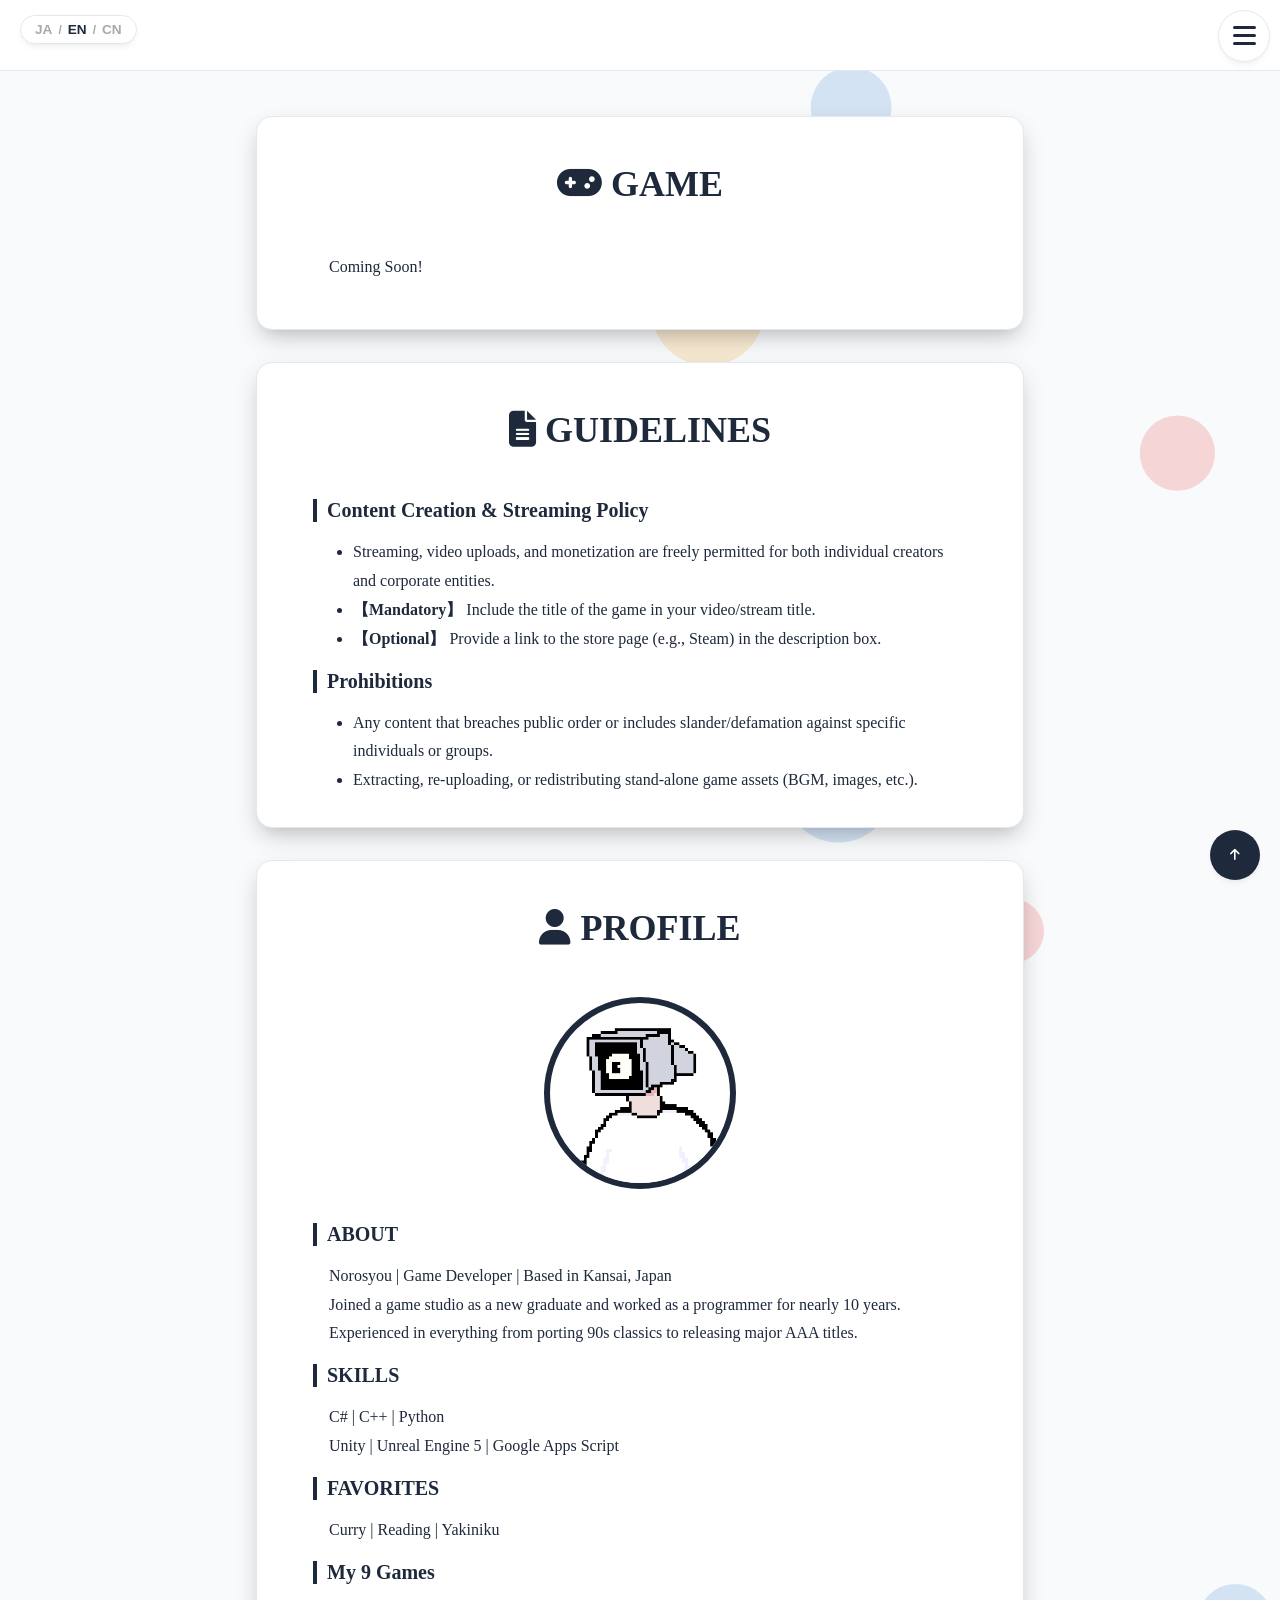
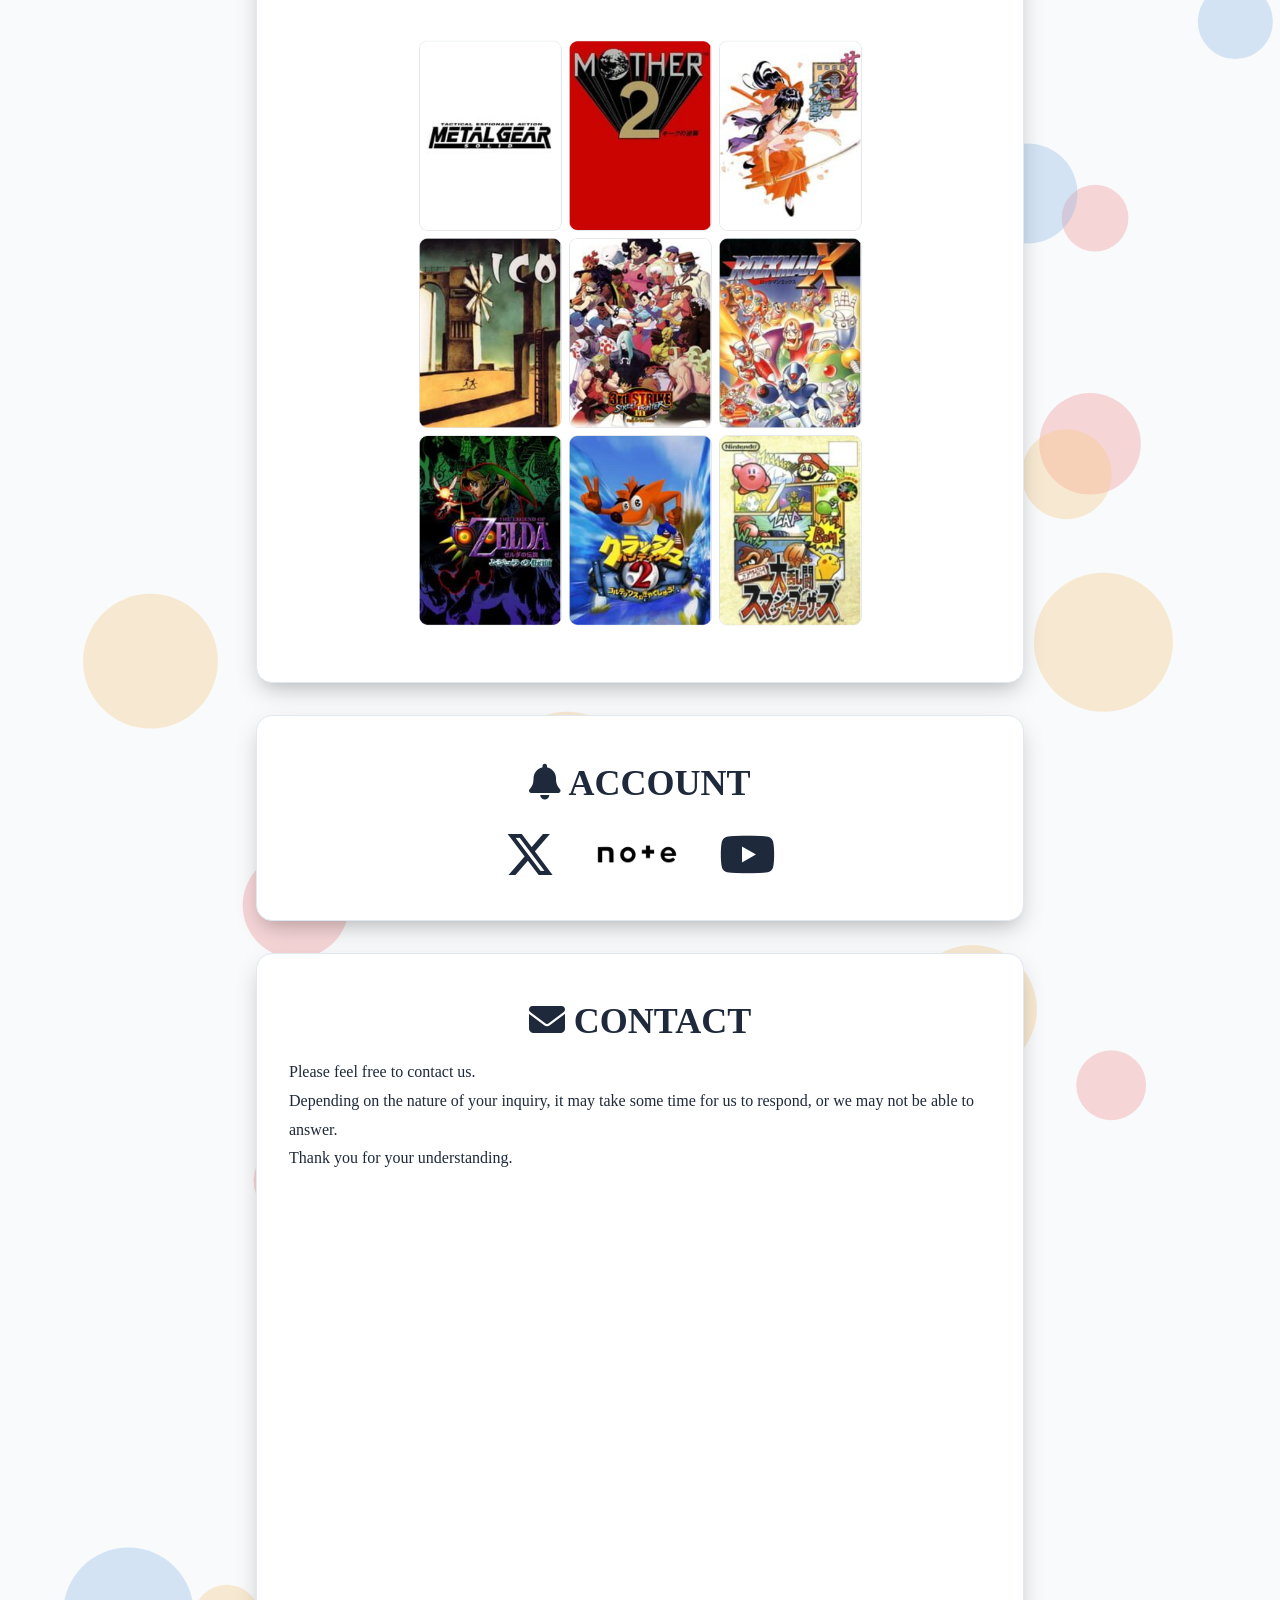
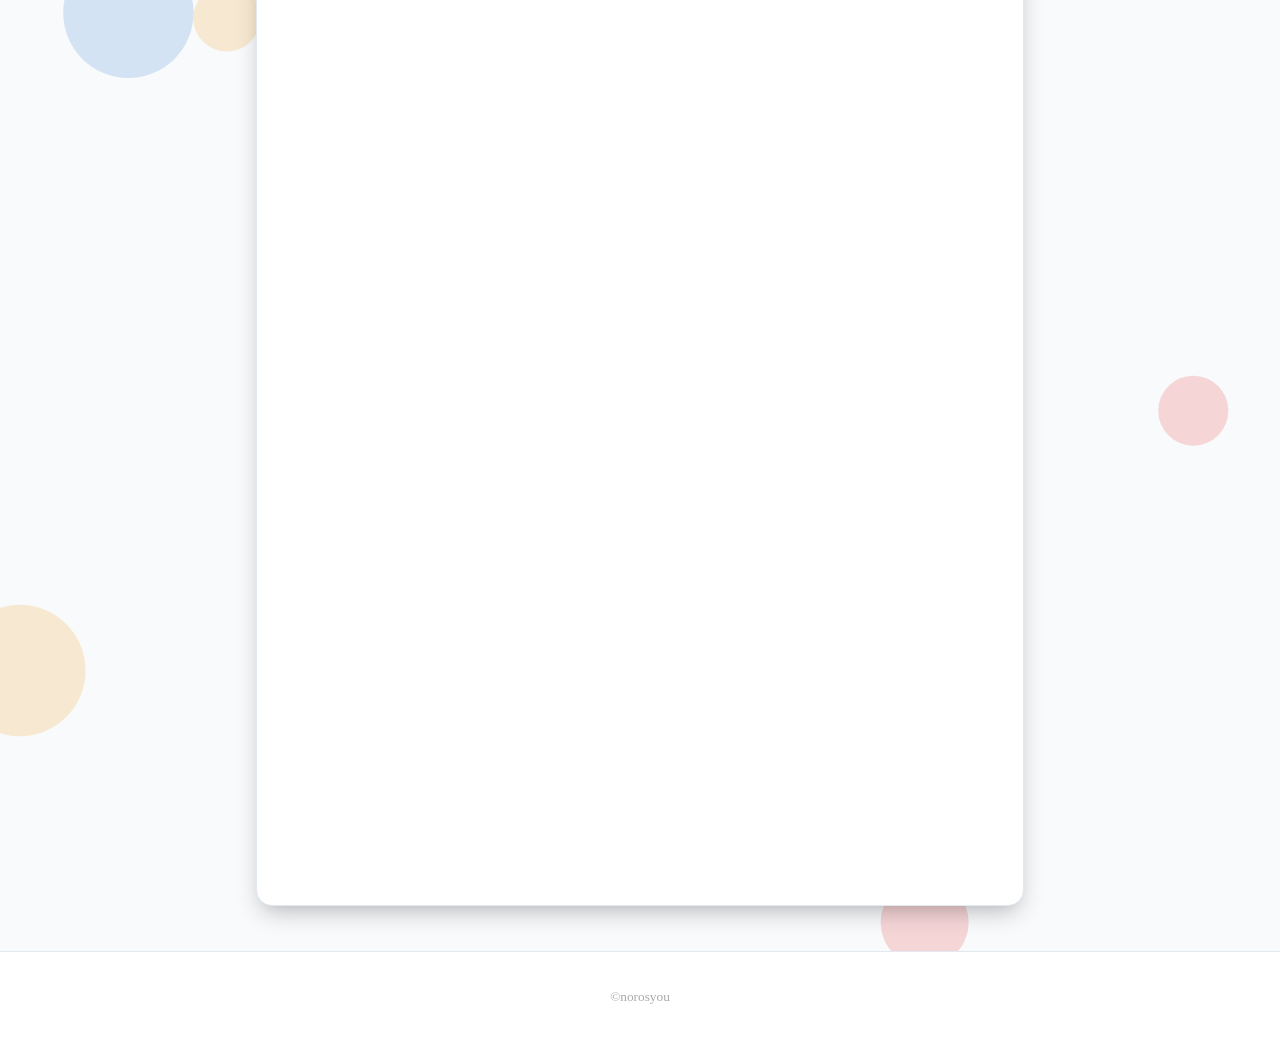
<file: en/index.html>
<!DOCTYPE html>
<html lang="ja">
<head>
	<meta charset="utf-8">
	<title>norosyou</title>
	<meta name="description"  content="Game Developer norosyou's Official Website">
	<meta name="viewport" content="width=device-width,initial-scale=1.0">
	<link rel="stylesheet" type="text/css" href="../css/style.css">
	<link rel="stylesheet" href="https://cdnjs.cloudflare.com/ajax/libs/font-awesome/6.5.1/css/all.min.css"></head>
<body>
	<canvas id="bg-canvas"></canvas>
	<!-- 左上固定またはヘッダー左側に配置する言語切替ボタン -->
    <div class="lang-switch-container">
        <a href="../ja/index.html?noredirect=true" class="lang-switch-btn">JA</a>	
        <span class="lang-switch-divider">/</span>
        <a href="../en/index.html?noredirect=true" class="lang-switch-btn active">EN</a>
        <span class="lang-switch-divider">/</span>
        <a href="../zh-CN/index.html?noredirect=true" class="lang-switch-btn">CN</a>
    </div>	
	<header id="header">
	</header>
	<div class="openbtn1"><span></span><span></span><span></span></div>
	<nav id="g-nav">
		<div id="g-nav-list">
			<ul>
    <li><a id="GameBtn" href="#" class="fa fa-gamepad"> GAME</a></li>  
    <li><a id="GuidelinesBtn" href="#" class="fa fa-file-text"> GUIDELINES</a></li>
			<li><a id="ProfileBtn" href="#" class="fa fa-user"> PROFILE</a></li>  
			<li><a id="AccountBtn" href="#" class="fa fa-bell"> ACCOUNT</a></li>  
			<li><a id="ContactBtn" href="#" class="fa fa-envelope"> CONTACT</a></li>  
			</ul>
		</div>
	</nav>
	<div class="circle-bg"></div>
	<main id="main">
<section>
<div id="Game"></div>
<h1><i class="fa fa-gamepad"></i> GAME</h1>
<p>Coming Soon!</p>
</section>
<section>
<div id="Guidelines"></div>
<h1><i class="fa fa-file-text"></i> GUIDELINES</h1>			
<h2>Content Creation & Streaming Policy</h2>
<ul>
	<li>Streaming, video uploads, and monetization are freely permitted for both individual creators and corporate entities.</li>
	<li><strong>【Mandatory】</strong> Include the title of the game in your video/stream title.</li>
	<li><strong>【Optional】</strong> Provide a link to the store page (e.g., Steam) in the description box.</li>
</ul>
<h2>Prohibitions</h2>
<ul>
<li>Any content that breaches public order or includes slander/defamation against specific individuals or groups.</li>
<li>Extracting, re-uploading, or redistributing stand-alone game assets (BGM, images, etc.).</li>
</ul>
</section>
		<section>
			<div id="Profile"></div>
    		<h1><i class="fa fa-user"></i> PROFILE</h1>
			<div id="ProfileSelf">
				<img src="../resource/norosyou.png" alt="Norosyou">
			</div>
			<br>
    		<h2>ABOUT</h2>
      		<p>Norosyou | Game Developer | Based in Kansai, Japan</p>
			<p>Joined a game studio as a new graduate and worked as a programmer for nearly 10 years.</p>
			<p>Experienced in everything from porting 90s classics to releasing major AAA titles.</p>
			<h2>SKILLS</h2>
			<p>C# | C++ | Python</p>
			<p>Unity | Unreal Engine 5 | Google Apps Script</p>
			<h2>FAVORITES</h2>
			<p>Curry | Reading | Yakiniku</p>
			<h2>My 9 Games</h2>
			<div id="My9Games">
				<img src="../resource/My9Games.png" alt="My9Games">
			</div>
    	</section>
	<section>
		<div id="Account"></div>
		<h1 class="account-title"><i class="fa-solid fa-bell"></i> ACCOUNT</h1>
		<div id="account-icon">
		<a href="https://x.com/norosyou" target="_blank" rel="noopener noreferrer" aria-label="X (Twitter)">
		<i class="fa-brands fa-x-twitter"></i>
		</a>
		<a href="https://note.com/norosyou" target="_blank" rel="noopener noreferrer" aria-label="note">
		<i><img src="../resource/note_square.png" alt="note" class="note-icon"></i>
		</a>
		<a href="https://www.youtube.com/@norosyou" target="_blank" rel="noopener noreferrer" aria-label="YouTube">
	    <i class="fa-brands fa-youtube"></i>
		</a>
		</div>
		</section>
		<section id="contact-section">
			<div id="Contact"></div>
			<h1 class="contact-title"><i class="fa fa-envelope"></i> CONTACT</h1>
<p>Please feel free to contact us.</p>
<p>Depending on the nature of your inquiry, it may take some time for us to respond, or we may not be able to answer.</p>
<p>Thank you for your understanding.</p>
			<div class="google-form-wrapper">
				<iframe 
					src="https://docs.google.com/forms/d/e/1FAIpQLSdZ-94XayOc2O5N_hapjPuFJv3cIOVJhQOa7vU4EU-iLfKY9Q/viewform?embedded=true" 
					width="100%" 
					height="800" 
					frameborder="0" 
					marginheight="0" 
					marginwidth="0">
					読み込んでいます…
				</iframe>
			</div>
		</section>
	</main>
	<a id="page-top" href="#"><i class="fa fa-arrow-up"></i></a>
	<footer id="footer">
		<small>&copy;norosyou</small>
	</footer>
	<script src="https://code.jquery.com/jquery-3.4.1.min.js" integrity="sha256-CSXorXvZcTkaix6Yvo6HppcZGetbYMGWSFlBw8HfCJo="  crossorigin="anonymous"></script>
	<script src="../js/script.js"></script>
</body>
</html>
</file>
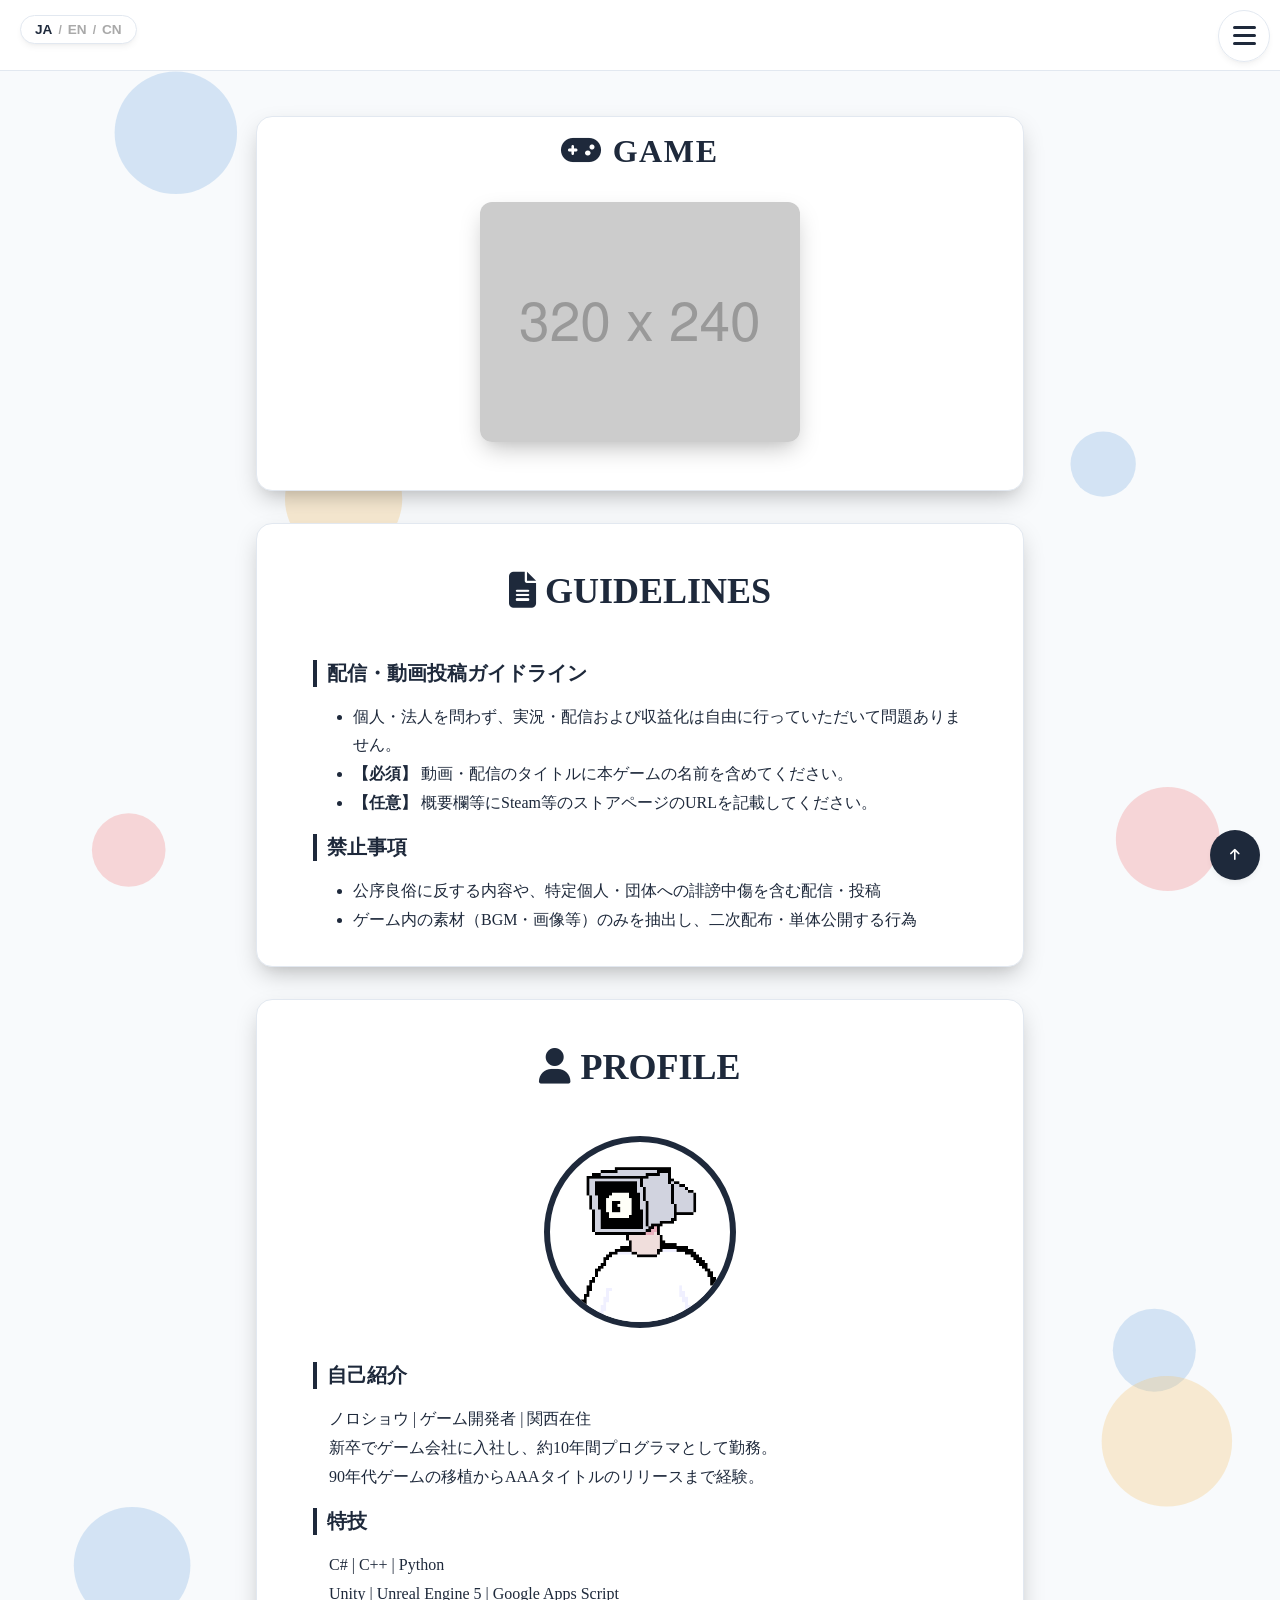
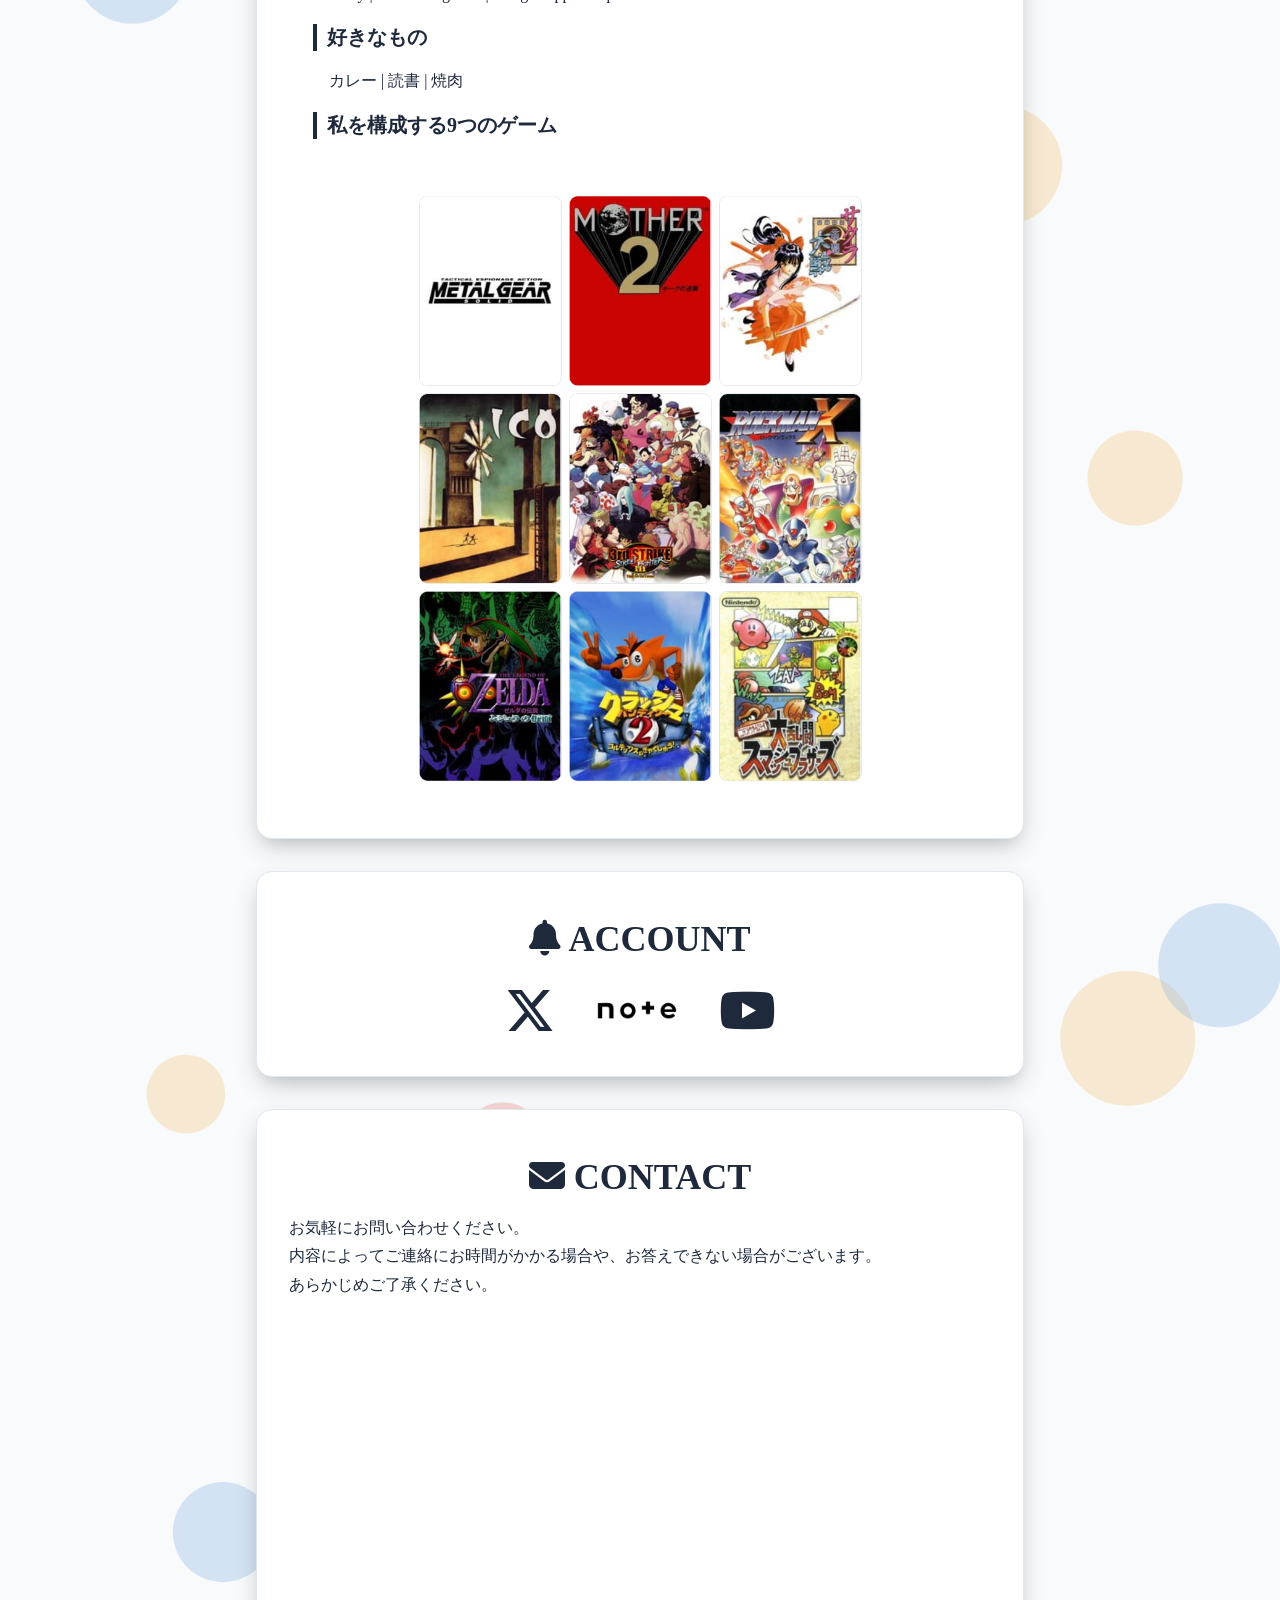
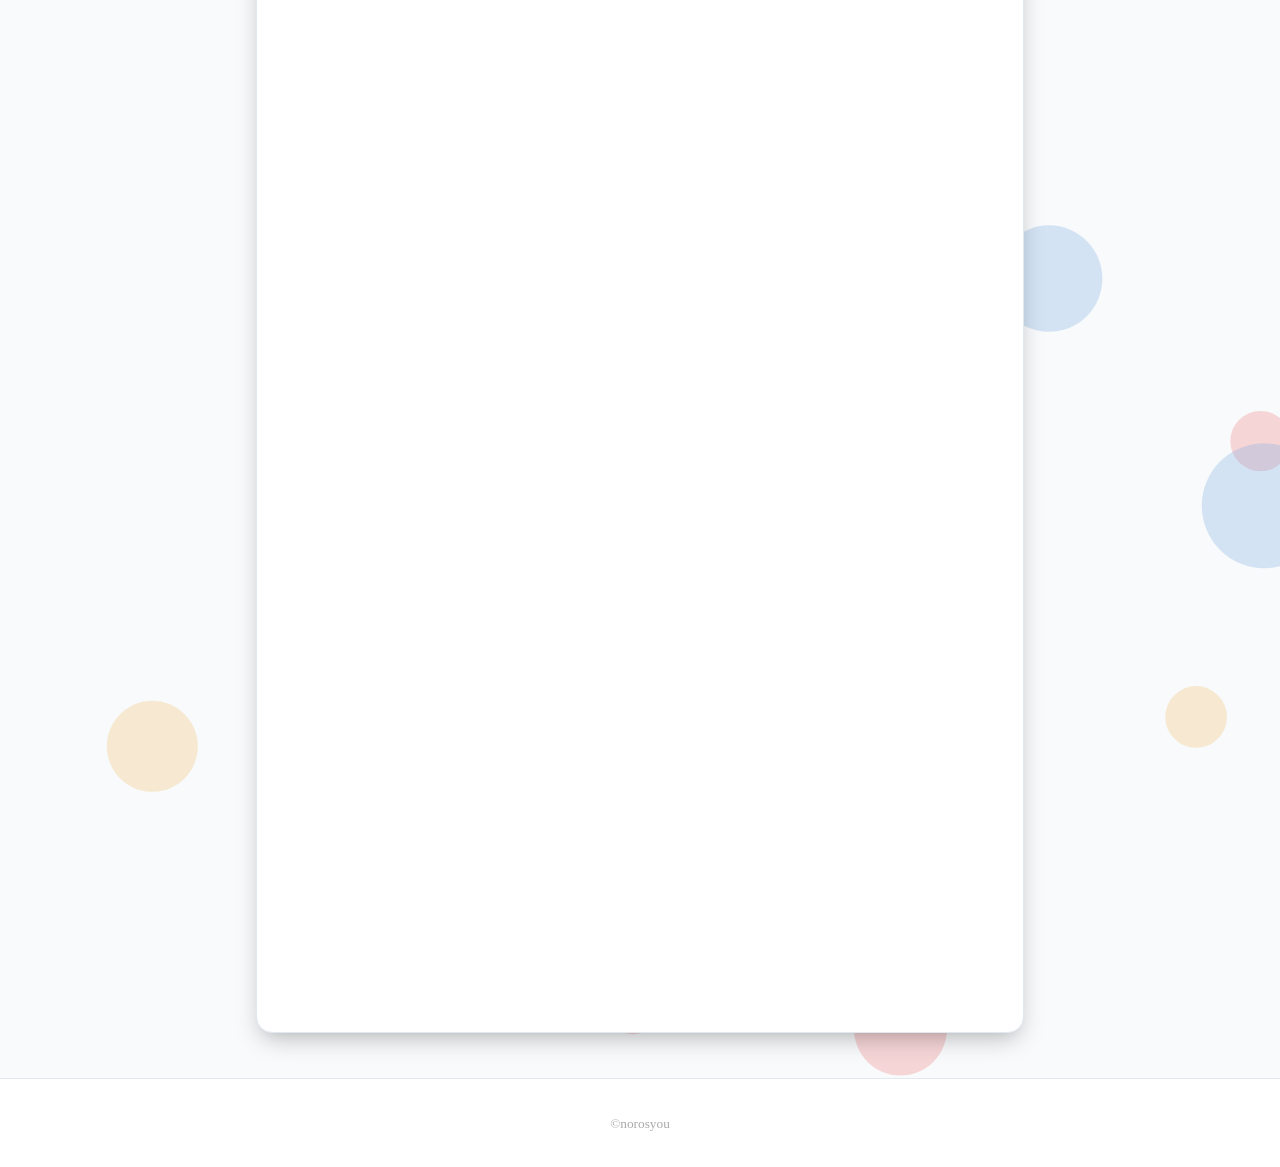
<file: ja/index.html>
<!DOCTYPE html>
<html lang="ja">
<head>
	<meta charset="utf-8">
	<title>norosyou</title>
	<meta name="description"  content="ゲーム開発者 ノロショウ の公式サイトウェブサイト">
	<meta name="viewport" content="width=device-width,initial-scale=1.0">
	<link rel="stylesheet" type="text/css" href="../css/style.css">
	<link rel="stylesheet" href="https://cdnjs.cloudflare.com/ajax/libs/font-awesome/6.5.1/css/all.min.css"></head>
	
<body>
	<canvas id="bg-canvas"></canvas>
	<!-- 左上固定またはヘッダー左側に配置する言語切替ボタン -->
    <div class="lang-switch-container">
        <a href="../ja/index.html?noredirect=true" class="lang-switch-btn active">JA</a>
        <span class="lang-switch-divider">/</span>
        <a href="../en/index.html?noredirect=true" class="lang-switch-btn">EN</a>
        <span class="lang-switch-divider">/</span>
        <a href="../zh-CN/index.html?noredirect=true" class="lang-switch-btn">CN</a>
    </div>	
	<header id="header"></header>
	<div class="openbtn1"><span></span><span></span><span></span></div>
	<nav id="g-nav">
		<div id="g-nav-list">
			<ul>
   <li><a id="GameBtn" href="#" class="fa fa-gamepad"> GAME</a></li>  
   	<li><a id="GuidelinesBtn" href="#" class="fa fa-file-text"> GUIDELINES</a></li>
			<li><a id="ProfileBtn" href="#" class="fa fa-user"> PROFILE</a></li>  
			<li><a id="AccountBtn" href="#" class="fa fa-bell"> ACCOUNT</a></li>  
			<li><a id="ContactBtn" href="#" class="fa fa-envelope"> CONTACT</a></li>  
			</ul>
		</div>
	</nav>

	<div class="circle-bg"></div>
	<main id="main">
   	<section>
			<div id="Game"></div>
      		<h1 class="game-title"><i class="fa fa-gamepad"></i> GAME</h1>
      		<!-- <p>Coming Soon!</p> -->
			<!-- サムネイルリスト -->
			<div class="game-thumb-list">
				<!-- ゲーム1：別ページへ遷移 -->
				<a href="game1.html" class="game-thumb-item">
					<img src="../resource/320x240.png" alt="ゲーム作品1" width="320" height="240">
				</a>
			</div>
		</section>
		<section>
			<div id="Guidelines"></div>
			<h1><i class="fa fa-file-text"></i> GUIDELINES</h1>
			
			<h2>配信・動画投稿ガイドライン</h2>
			<ul>
				<li>個人・法人を問わず、実況・配信および収益化は自由に行っていただいて問題ありません。</li>
				<li><strong>【必須】</strong> 動画・配信のタイトルに本ゲームの名前を含めてください。</li>
				<li><strong>【任意】</strong> 概要欄等にSteam等のストアページのURLを記載してください。</li>
			</ul>
			<h2>禁止事項</h2>
			<ul>
				<li>公序良俗に反する内容や、特定個人・団体への誹謗中傷を含む配信・投稿</li>
				<li>ゲーム内の素材（BGM・画像等）のみを抽出し、二次配布・単体公開する行為</li>
			</ul>
		</section>
		<section>
			<div id="Profile"></div>
    		<h1><i class="fa fa-user"></i> PROFILE</h1>
			<div id="ProfileSelf">
				<img src="../resource/norosyou.png" alt="Norosyou">
			</div>
			<br>
    		<h2>自己紹介</h2>
      		<p>ノロショウ | ゲーム開発者 | 関西在住</p>
			<p>新卒でゲーム会社に入社し、約10年間プログラマとして勤務。</p>
			<p>90年代ゲームの移植からAAAタイトルのリリースまで経験。</p>
   			<h2>特技</h2>
				<p>C# | C++ | Python</p>
				<p>Unity | Unreal Engine 5 | Google Apps Script</p>
			<h2>好きなもの</h2>
			<p>カレー | 読書 | 焼肉</p>
			<h2>私を構成する9つのゲーム</h2>
			<div id="My9Games">
			<img src="../resource/My9Games.png" alt="My9Games">
			</div>
    	</section>
	<section>
		<div id="Account"></div>
		<h1 class="account-title"><i class="fa-solid fa-bell"></i> ACCOUNT</h1>
		<div id="account-icon">
		<a href="https://x.com/norosyou" target="_blank" rel="noopener noreferrer" aria-label="X (Twitter)">
		<i class="fa-brands fa-x-twitter"></i>
		</a>
		<a href="https://note.com/norosyou" target="_blank" rel="noopener noreferrer" aria-label="note">
		<i><img src="../resource/note_square.png" alt="note" class="note-icon"></i>
		</a>
		<a href="https://www.youtube.com/@norosyou" target="_blank" rel="noopener noreferrer" aria-label="YouTube">
	    <i class="fa-brands fa-youtube"></i>
		</a>
		</div>
		</section>
		<section id="contact-section">
			<div id="Contact"></div>
    		<h1 class="contact-title"><i class="fa fa-envelope"></i> CONTACT</h1>
<p>お気軽にお問い合わせください。</p>
<p>内容によってご連絡にお時間がかかる場合や、お答えできない場合がございます。</p>
<p>あらかじめご了承ください。</p>
			<div class="google-form-wrapper">
				<iframe 
					src="https://docs.google.com/forms/d/e/1FAIpQLScfbhc8lp4i5wHAP57OLqVRntFw0L9EMT0xWHKxJxoelVAcWg/viewform?embedded=true" 
					width="100%" 
					height="800" 
					frameborder="0" 
					marginheight="0" 
					marginwidth="0">
					読み込んでいます…
				</iframe>
			</div>
			</section>
	</main>
	<a id="page-top" href="#"><i class="fa fa-arrow-up"></i></a>
	<footer id="footer">
		<small>&copy;norosyou</small>
	</footer>
	<script src="https://code.jquery.com/jquery-3.4.1.min.js" integrity="sha256-CSXorXvZcTkaix6Yvo6HppcZGetbYMGWSFlBw8HfCJo="  crossorigin="anonymous"></script>
	<script src="../js/script.js"></script>
</body>
</html>
</file>
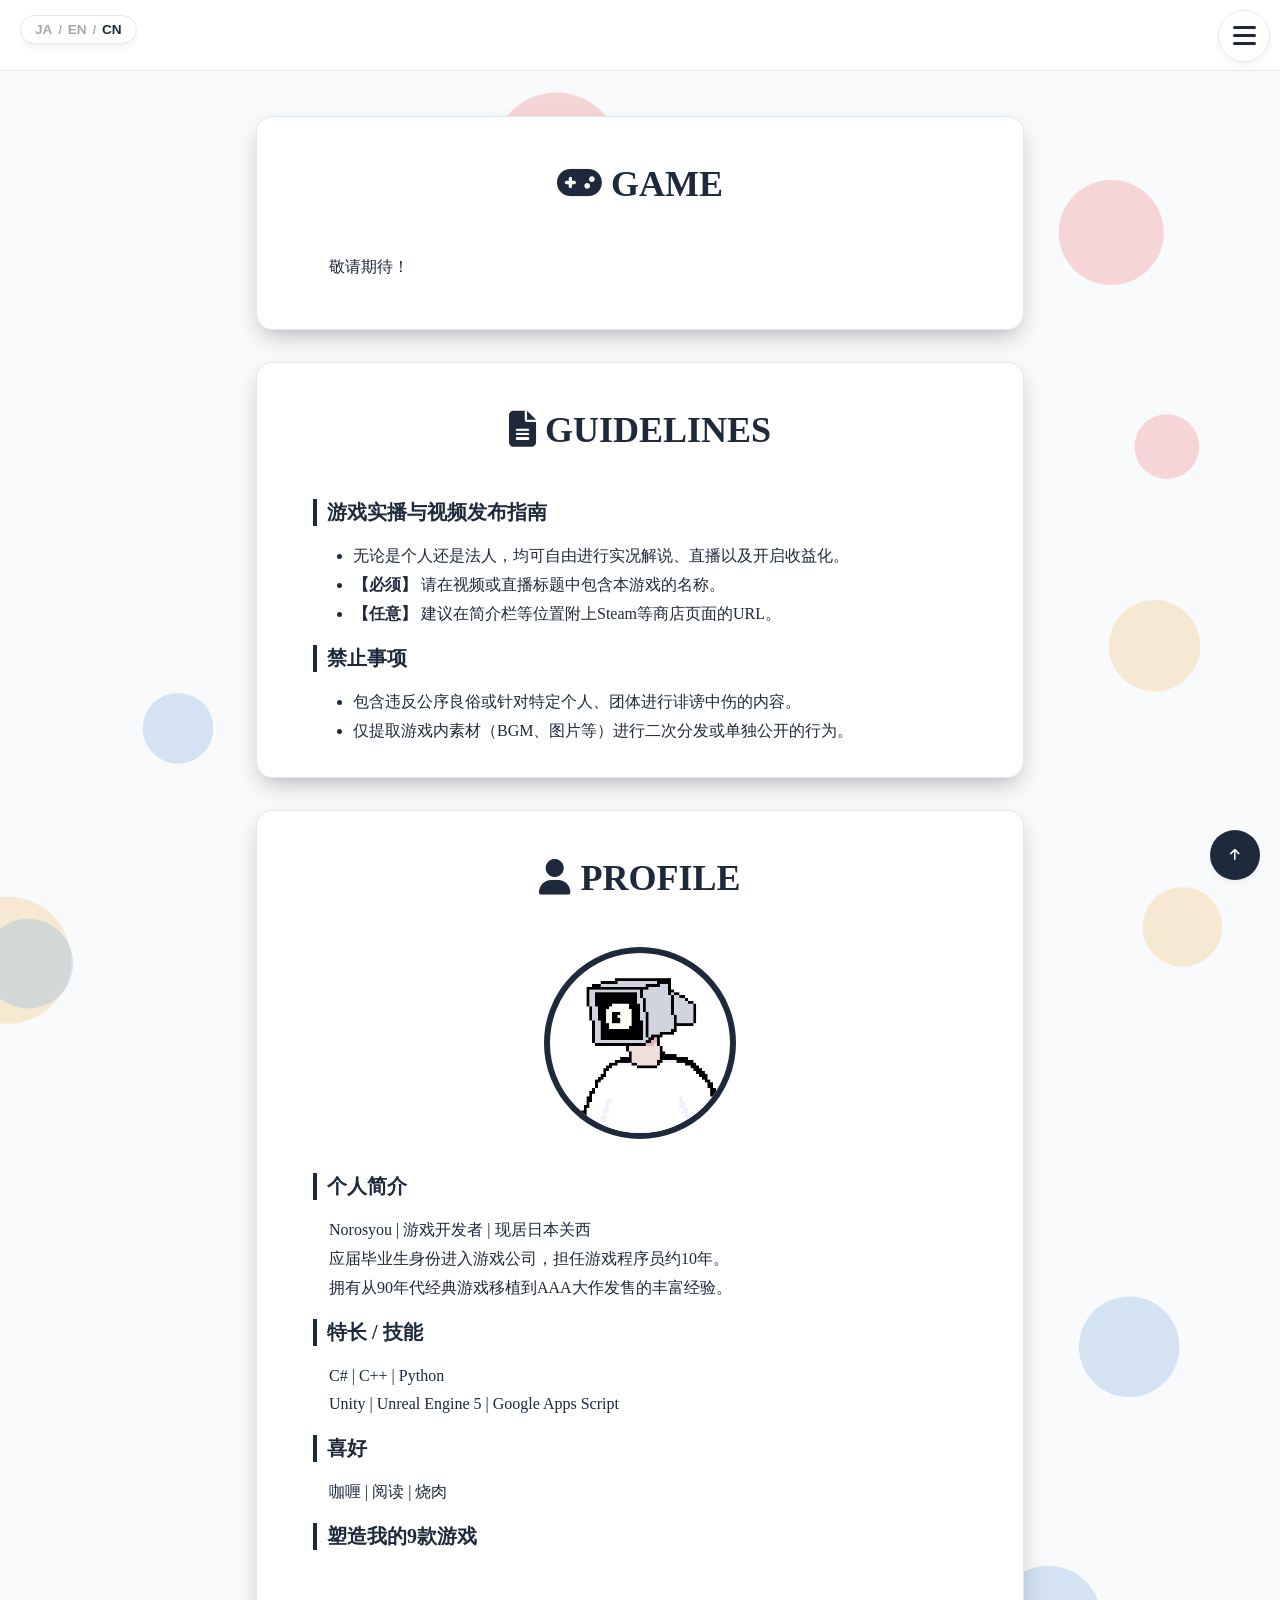
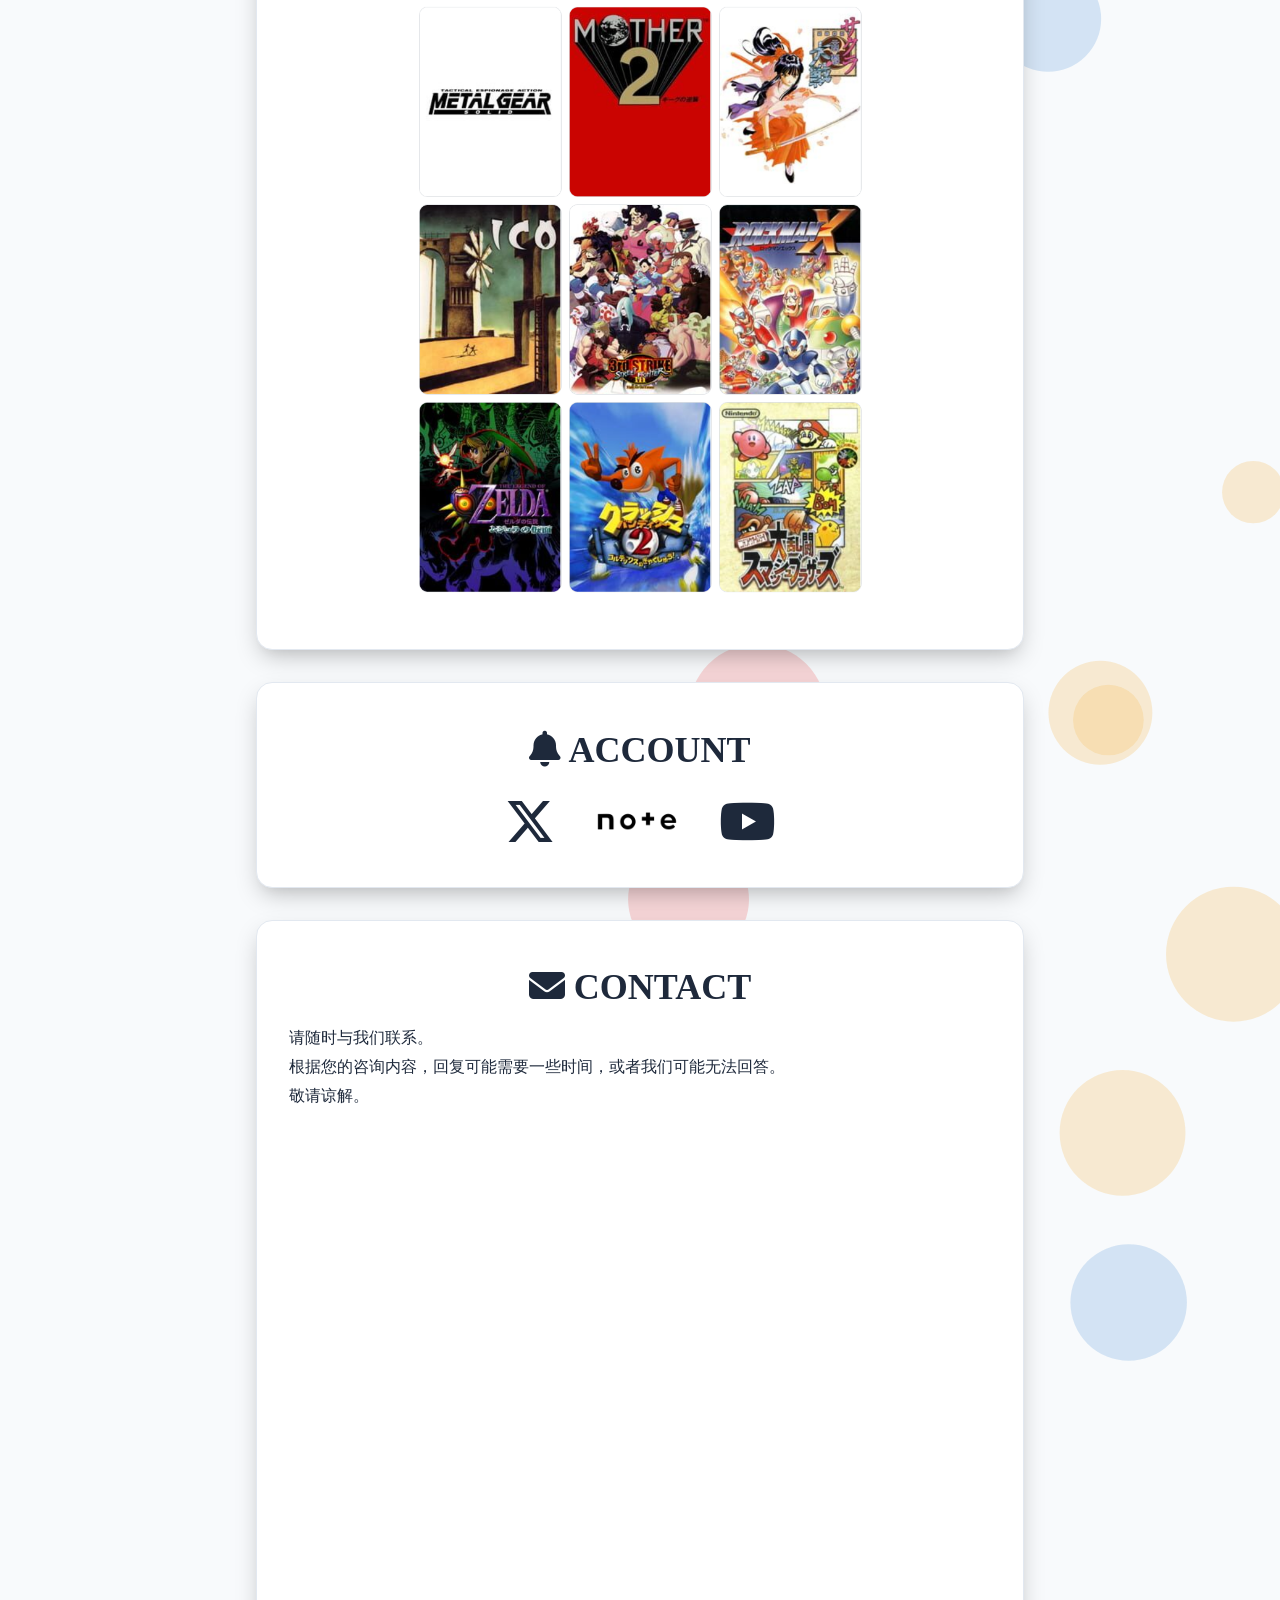
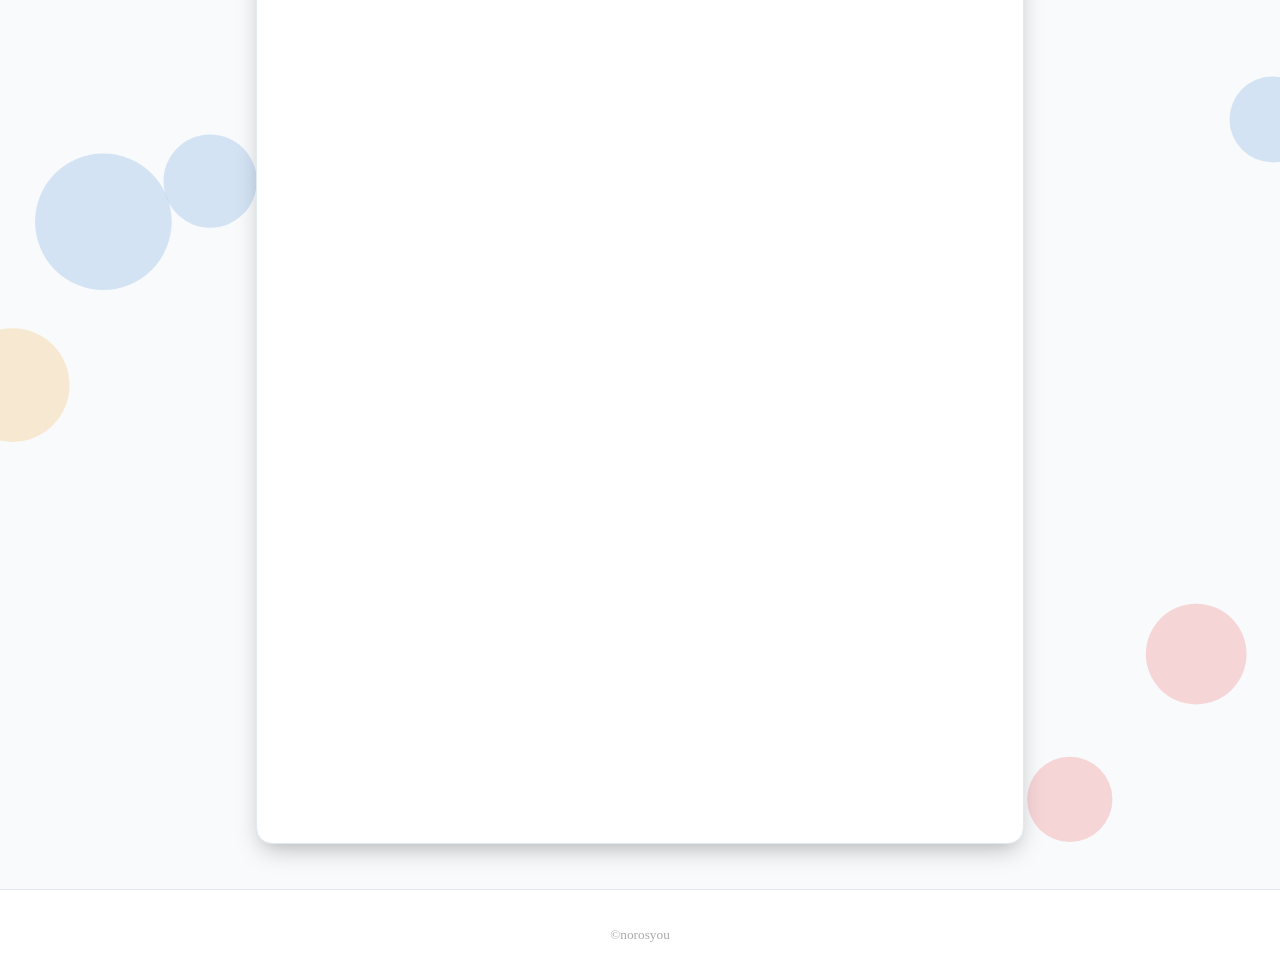
<file: zh-CN/index.html>
<!DOCTYPE html>
<html lang="zh-CN">
<head>
	<meta charset="utf-8">
	<title>norosyou</title>
	<meta name="description"  content="游戏开发者 Norosyou 的官方网站">
	<meta name="viewport" content="width=device-width,initial-scale=1.0">
	<link rel="stylesheet" type="text/css" href="../css/style.css">
	<link rel="stylesheet" href="https://cdnjs.cloudflare.com/ajax/libs/font-awesome/6.5.1/css/all.min.css"></head>
	
<body>
	<canvas id="bg-canvas"></canvas>
	<!-- 左上固定またはヘッダー左側に配置する言語切替ボタン -->
    <div class="lang-switch-container">
        <a href="../ja/index.html?noredirect=true" class="lang-switch-btn">JA</a>
        <span class="lang-switch-divider">/</span>
        <a href="../en/index.html?noredirect=true" class="lang-switch-btn">EN</a>
        <span class="lang-switch-divider">/</span>
        <a href="../cn/index.html?noredirect=true" class="lang-switch-btn active">CN</a>
    </div>	
	<header id="header"></header>
	<div class="openbtn1"><span></span><span></span><span></span></div>
	<nav id="g-nav">
		<div id="g-nav-list">
			<ul>
   <li><a id="GameBtn" href="#" class="fa fa-gamepad"> GAME</a></li>  
   	<li><a id="GuidelinesBtn" href="#" class="fa fa-file-text"> GUIDELINES</a></li>
			<li><a id="ProfileBtn" href="#" class="fa fa-user"> PROFILE</a></li>  
			<li><a id="AccountBtn" href="#" class="fa fa-bell"> ACCOUNT</a></li>  
			<li><a id="ContactBtn" href="#" class="fa fa-envelope"> CONTACT</a></li>  
			</ul>
		</div>
	</nav>

	<div class="circle-bg"></div>
	<main id="main">
   	<section>
			<div id="Game"></div>
      		<h1><i class="fa fa-gamepad"></i> GAME</h1>
      		<p>敬请期待！</p>
		</section>
			<section>
			<div id="Guidelines"></div>
			<h1><i class="fa fa-file-text"></i> GUIDELINES</h1>
			
			<h2>游戏实播与视频发布指南</h2>
			<ul>
				<li>无论是个人还是法人，均可自由进行实况解说、直播以及开启收益化。</li>
				<li><strong>【必须】</strong> 请在视频或直播标题中包含本游戏的名称。</li>
				<li><strong>【任意】</strong> 建议在简介栏等位置附上Steam等商店页面的URL。</li>
			</ul>
			<h2>禁止事项</h2>
			<ul>
				<li>包含违反公序良俗或针对特定个人、团体进行诽谤中伤的内容。</li>
				<li>仅提取游戏内素材（BGM、图片等）进行二次分发或单独公开的行为。</li>
			</ul>
		</section>
		<section>
			<div id="Profile"></div>
    		<h1><i class="fa fa-user"></i> PROFILE</h1>
			<div id="ProfileSelf">
				<img src="../resource/norosyou.png" alt="Norosyou">
			</div>
			<br>
    		<h2>个人简介</h2>
      		<p>Norosyou | 游戏开发者 | 现居日本关西</p>
			<p>应届毕业生身份进入游戏公司，担任游戏程序员约10年。</p>
			<p>拥有从90年代经典游戏移植到AAA大作发售的丰富经验。</p>
   			<h2>特长 / 技能</h2>
				<p>C# | C++ | Python</p>
				<p>Unity | Unreal Engine 5 | Google Apps Script</p>
			<h2>喜好</h2>
			<p>咖喱 | 阅读 | 烧肉</p>
			<h2>塑造我的9款游戏</h2>
			<div id="My9Games">
			<img src="../resource/My9Games.png" alt="My9Games">
			</div>
    	</section>
	<section>
		<div id="Account"></div>
		<h1 class="account-title"><i class="fa-solid fa-bell"></i> ACCOUNT</h1>
		<div id="account-icon">
		<a href="https://x.com/norosyou" target="_blank" rel="noopener noreferrer" aria-label="X (Twitter)">
		<i class="fa-brands fa-x-twitter"></i>
		</a>
		<a href="https://note.com/norosyou" target="_blank" rel="noopener noreferrer" aria-label="note">
		<i><img src="../resource/note_square.png" alt="note" class="note-icon"></i>
		</a>
		<a href="https://www.youtube.com/@norosyou" target="_blank" rel="noopener noreferrer" aria-label="YouTube">
	    <i class="fa-brands fa-youtube"></i>
		</a>
		</div>
		</section>
		<section id="contact-section">
			<div id="Contact"></div>
			<h1 class="contact-title"><i class="fa fa-envelope"></i> CONTACT</h1>
<p>请随时与我们联系。</p>
<p>根据您的咨询内容，回复可能需要一些时间，或者我们可能无法回答。</p>
<p>敬请谅解。</p>
			<div class="google-form-wrapper">
				<iframe 
					src="https://docs.google.com/forms/d/e/1FAIpQLScjii3uzfm4OxpdQKJ7rjjqnDiJXT3Ux1DZ1MzzOZb6A-XQ9Q/viewform?embedded=true" 
					width="100%" 
					height="800" 
					frameborder="0" 
					marginheight="0" 
					marginwidth="0">
					読み込んでいます…
				</iframe>
			</div>
		</section>
	</main>
	<a id="page-top" href="#"><i class="fa fa-arrow-up"></i></a>
	<footer id="footer">
		<small>&copy;norosyou</small>
	</footer>
	<script src="https://code.jquery.com/jquery-3.4.1.min.js" integrity="sha256-CSXorXvZcTkaix6Yvo6HppcZGetbYMGWSFlBw8HfCJo="  crossorigin="anonymous"></script>
	<script src="../js/script.js"></script>
</body>
</html>
</file>
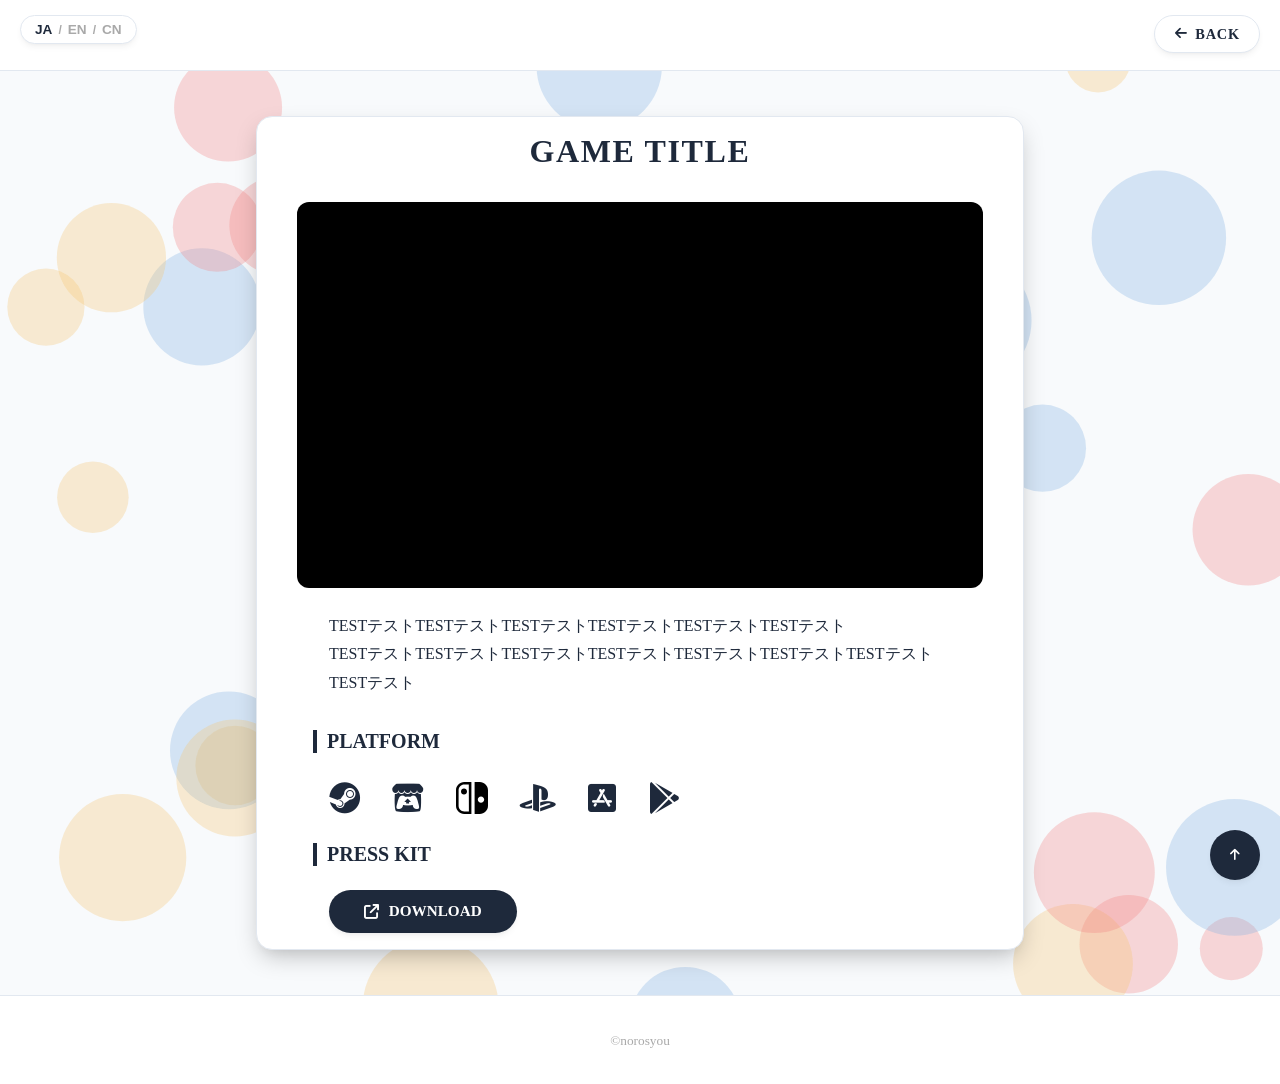
<file: ja/game1.html>
<!DOCTYPE html>
<html lang="ja">
<head>
	<meta charset="utf-8">
	<title>norosyou - game1</title>
	<meta name="description"  content="game1">
	<meta name="viewport" content="width=device-width,initial-scale=1.0">
	<link rel="stylesheet" type="text/css" href="../css/style.css">
	<link rel="stylesheet" href="https://cdnjs.cloudflare.com/ajax/libs/font-awesome/6.5.1/css/all.min.css">
</head>	
    <body>
	<canvas id="bg-canvas"></canvas>
	<!-- 左上固定またはヘッダー左側に配置する言語切替ボタン -->
    <div class="lang-switch-container">
        <a href="../ja/game1.html?noredirect=true" class="lang-switch-btn active">JA</a>
        <span class="lang-switch-divider">/</span>
        <a href="../en/game1.html?noredirect=true" class="lang-switch-btn">EN</a>
        <span class="lang-switch-divider">/</span>
        <a href="../zh-CN/game1.html?noredirect=true" class="lang-switch-btn">CN</a>
    </div>	
	<header id="header"></header>
    <!-- 右上固定の BACK ボタン -->
    <div class="back-btn-container">
        <a href="index.html" class="back-btn">
            <i class="fa-solid fa-arrow-left"></i> BACK
        </a>
    </div>
	<div class="circle-bg"></div>
	<main id="main">
	<section>
		<h1 class="game-title">GAME TITLE</h1>
		<!-- YouTube動画 -->
		<div class="video-container">
		<!-- YOUR_YOUTUBE_ID の部分をYouTube動画のIDに書き換えてください -->
		<iframe 
			src="https://www.youtube-nocookie.com/embed/YOUR_YOUTUBE_ID" 
			title="Game Trailer" 
			frameborder="0" 
			allow="accelerometer; autoplay; clipboard-write; encrypted-media; gyroscope; picture-in-picture" 
			allowfullscreen>
		</iframe>
		</div>

		<!-- ゲームの説明文章 -->
		<div class="game-description">
		<p>
			TESTテストTESTテストTESTテストTESTテストTESTテストTESTテスト<br>
			TESTテストTESTテストTESTテストTESTテストTESTテストTESTテストTESTテストTESTテスト
		</p>
		</div>


		<!--  外部リンク -->
		<h2>PLATFORM</h2>
		<div class="game-links">
		<!-- Steam -->
		<a href="https://store.steampowered.com/" target="_blank" rel="noopener noreferrer" class="link-btn primary">
			<i class="fa-brands fa-steam"></i>
		</a>

  <!-- itch.io -->
		<a href="https://itch.io/" target="_blank" rel="noopener noreferrer" class="link-btn">
			<i class="fa-brands fa-itch-io"></i>
		</a>

		<!-- Switch -->
		<a href="https://store.nintendo.com/" target="_blank" rel="noopener noreferrer" class="link-btn">
		<img src="../resource/nintendoswitch.svg" alt="Switch" class="btn-svg-icon">
		</a>
		
		<!-- PlayStation -->
		<a href="https://store.playstation.com/" target="_blank" rel="noopener noreferrer" class="link-btn">
			<i class="fa-brands fa-playstation"></i>
		</a>

   <!-- App Store (iOS / iPhone) -->
   <a href="https://www.apple.com/app-store/" target="_blank" rel="noopener noreferrer" class="link-btn">
   <i class="fa-brands fa-app-store-ios"></i>
   </a>

   <!-- Google Play (Android) -->
   <a href="https://play.google.com/store" target="_blank" rel="noopener noreferrer" class="link-btn">
   <i class="fa-brands fa-google-play"></i>
   </a>

   </div>
		<!-- プレスキットエリア -->
		<div class="presskit-section">
		<h2>PRESS KIT</h2>
		<!-- Google Drive の共有リンクを設定 -->
		<a href="https://drive.google.com/drive/folders/1o-w5pk-FH1pHBk6NV6tVr0kjnh6ddy2h?usp=drive_link" target="_blank" rel="noopener noreferrer" class="presskit-btn">
			<i class="fa-solid fa-arrow-up-right-from-square"></i> DOWNLOAD
		</a>		
		</div>
	</section>

	</main>
	<a id="page-top" href="#"><i class="fa fa-arrow-up"></i></a>
	<footer id="footer">
		<small>&copy;norosyou</small>
	</footer>
	<script src="https://code.jquery.com/jquery-3.4.1.min.js" integrity="sha256-CSXorXvZcTkaix6Yvo6HppcZGetbYMGWSFlBw8HfCJo="  crossorigin="anonymous"></script>
	<script src="../js/script.js"></script>
</body>
</html>
</file>
<file: css/style.css>
@charset "utf-8";

/*========= カラー変数定義 =========*/
:root {
  --bg-main: #f8fafc;        /* 全体背景 */
  --bg-card: #ffffff;        /* カード・セクション背景 */
  --bg-header: #ffffff;      /* ヘッダー背景 */
  --footer-bg: #ffffff;
  --footer-text: #a9a9a9;
  --text-main: #1e293b;      /* メイン文字色*/
  --accent-primary: #1e293b; /* メインアクセント */
  --border-color: #e2e8f0;   /* ボーダー・カード境界線 */
  --openbtn1-bg: rgba(255, 255, 255, 0.122);
  --openbtn1: #1e293b;
  --openbtn1-active: #ffffff;
  --g-nav-li-a: #ffffff;
  --g-nav-li-a-hover: #0088ff;
  --page-top-bg: #1e293b;
  --page-top-hover-bg: #1e293b;
  --lang-switch-bg: #ffffff;
  --lang-switch-btn: #a9a9a9;
  --lang-switch-btn-active: #1e293b;
  --lang-switch-divider: #a9a9a9;
  --lang-switch-btn-hover: #0088ff;
  --account-icon: #1e293b;
  --account-icon-hover: #a9a9a9;
  --link-btn: #1e293b;
  --link-btn-hover: #a9a9a9;
  --presskit-btn: #1e293b;
  --presskit-btn-hover: #a9a9a9;
  --shadow-sm: 0 4px 6px -1px rgba(0, 0, 0, 0.05), 0 2px 4px -2px rgba(0, 0, 0, 0.05);
  --shadow-lg: 0 10px 25px -5px rgba(0, 0, 0, 0.25), 0 8px 10px -6px rgba(0, 0, 0, 0.04);
}

/*============= ナビゲーション ===============*/
/*アクティブになったエリア*/
#g-nav.panelactive{
  position:fixed;
  z-index: 700;
  top: 0;
  width:100%;
  height: 100%;
}

/*丸の拡大*/
.circle-bg{
  position: fixed;
  z-index:600;
  width: 100px;
  height: 100px;
  border-radius: 50%;
  background-color: var(--accent-primary);
  transform: scale(0);
  right:-50px;
  top:calc(50% - 50px);
  transition: all 0.25s;
}

.circle-bg.circleactive{
  transform: scale(50);
}

/*ナビゲーションの縦スクロール*/
#g-nav-list{
  display: none;
  position: relative;
  z-index: 999; 
  width: 100%;
  height: 100vh;
  overflow: auto;
  -webkit-overflow-scrolling: touch;
}

#g-nav.panelactive #g-nav-list{
  display: block;
}

#g-nav ul {
  opacity: 0;
  position: absolute;
  z-index: 999;
  top:50%;
  left:50%;
  transform: translate(-50%,-50%);
  margin: 0;
  padding: 0;
  width: max-content;
}

#g-nav.panelactive ul {
  opacity:1;
}

#g-nav.panelactive ul li{
  animation-name:gnaviAnime;
  animation-duration:0.5s;
  animation-delay:.1s;
  animation-fill-mode:forwards;
  opacity:0;
}
@keyframes gnaviAnime
{ 
  0% { opacity: 0;}
  100% { opacity: 1;}
}

#g-nav li{
  text-align: center; 
  list-style: none;
}

#g-nav li a{
  color: var(--g-nav-li-a);
  text-decoration: none;
  padding: 15px;
  text-transform: uppercase;
  letter-spacing: 0.1em;
  font-weight: bold;
  font-size: 1.5rem;
  transition: color 0.2s;
  display: flex;
  align-items: center;
  justify-content: center;
  gap: 8px;
  white-space: nowrap;
  transition: transform 0.3s ease; 
}

#g-nav li a:hover {
  color: var(--g-nav-li-a-hover);
  transform: translateY(-3px);
}

/*============= 右上のハンバーガーボタン ===============*/
.openbtn1{
  position:fixed;
  top:10px;
  right: 10px;
  z-index: 1000;
  cursor: pointer;
  width: 50px;
  height:50px;
  background-color: var(--openbtn1-bg);
  backdrop-filter: blur(8px);
  border-radius: 50%;
  border: 1px solid var(--border-color);
  box-shadow: var(--shadow-sm);
  transition: transform 0.3s ease; 
}
  
.openbtn1 span{
  display: inline-block;
  transition: all 0.25s;
  position: absolute;
  left: 14px;
  height: 3px;
  border-radius: 2px;
  width: 45%;
  background-color: var(--openbtn1);
}

.openbtn1:hover {
  transform: translateY(-3px);
}

.openbtn1 span:nth-of-type(1) { top:15px; }
.openbtn1 span:nth-of-type(2) { top:23px; }
.openbtn1 span:nth-of-type(3) { top:31px; }

.openbtn1.active span {
 background-color: var(--openbtn1-active);
}

.openbtn1.active span:nth-of-type(1) {
    top: 18px;
    left: 18px;
    transform: translateY(6px) rotate(-45deg);
    width: 30%;
}

.openbtn1.active span:nth-of-type(2) { opacity: 0; }

.openbtn1.active span:nth-of-type(3){
    top: 30px;
    left: 18px;
    transform: translateY(-6px) rotate(45deg);
    width: 30%;
}

/*============= レイアウト ===============*/

body{
  position: relative;
  background-color: var(--bg-main);
  color: var(--text-main);
  margin: 0;
  padding: 0;
}

#header{
  border-bottom: 1px solid var(--border-color);
  background: var(--bg-header);
  color: var(--text-main);
  text-align: center;
  padding: 35px;
  position: relative;
  z-index: 10;
  margin: 0;
}

main {
  padding: 1% 20%;
  background: var(--bg-main);
  z-index: 2;
}

#ProfileSelf img {
  display: block;
  border-radius: 50%;
  width: 180px;
  height: 180px;
  border: 6px solid var(--accent-primary);
  object-fit: cover;
  margin: 0 auto;
  padding: 0;
}

/* 「私を構成する9つのゲーム」の画像サイズ調整 */
#My9Games img  {
  display: block;
  max-width: 100%;
  width: 100%;
  max-width: 500px;
  height: auto; 
  margin: 0 auto;
  padding: 0;
}


section{
  padding: 1rem 2.5rem;
  margin: 2rem auto;
  max-width: 900px;
  color: var(--text-main);
  background: var(--bg-card); 
  border-radius: 16px;
  border: 1px solid var(--border-color);
  box-shadow: var(--shadow-lg);
  position: relative;
  z-index: 10;
}

/* ルートの基準フォントサイズ */
html {
  font-size: 16px;
}

/* h1: セクションのメインタイトル */
h1 {
  font-size: clamp(1.6rem, 3.5vw, 2.25rem);
  text-align: center;
  font-weight: 700;
  margin-bottom: 3rem;
  color: var(--accent-primary);
}

/* h2: サブ見出し */
h2 {
  font-size: 1.25rem;
  font-weight: 600;
  margin: 1rem;
  padding-left: 10px;
  border-left: 4px solid var(--accent-primary);
}

/* h3: 3次見出し（セクション内の小見出し） */
h3 {
  font-size: 1.15rem;
  font-weight: 600;
  margin-top: 1.5rem;
  margin-bottom: 0.5rem;
  margin-left: 1rem;
  margin-right: 1rem;
  padding-left: 0.75rem;
  color: var(--text-main);
  opacity: 0.9;
}

/* 本文 */
li {
  font-size: 1rem;
  line-height: 1.8;
  color: var(--text-main);
  margin: 0rem 1rem;
  padding: 0;
}

p {
  font-size: 1rem;
  line-height: 1.8;
  color: var(--text-main);
  margin: 0rem 2rem;
  padding: 0;
}

/* 最後の p タグの下余白を消して親要素との隙間を防ぐ */
p:last-child {
  margin-bottom: 2rem;
}

/*============ GAME ===============*/
/* アカウントアイコン全体の設定 */
.game-title {
  margin-bottom: 2rem;
}
.game-thumb-list {
  display: flex;
  flex-direction: column;
  align-items: center;
  gap: 1.5rem;
  margin-top: 1.5rem;
  margin-bottom: 2rem;
}

/* ボタン（サムネイル）設定 */
.game-thumb-item {
  display: block;
  width: 320px;
  height: 240px;
  padding: 0;
  border-radius: 12px;
  overflow: hidden;
  border: none;
  box-shadow: var(--shadow-lg);
  background: none;
  cursor: pointer;
  transition: transform 0.3s ease; /* 上に動くアニメーションのみ設定 */
}

.game-thumb-item img {
  width: 100%;
  height: 100%;
  object-fit: cover;
  display: block;
}

/* ホバー時の設定 */
.game-thumb-item:hover {
  transform: translateY(-5px);   /* 少し上に上がる */
  border-color: transparent;     /* 枠線の色は変えない */
  filter: brightness(1.15);
}

/*============= ACCOUNT ===============*/
.account-title {
  margin-bottom: 0rem;
}

#account-icon {
  text-align: center;
  display: flex;
  justify-content: center;
  align-items: center; 
  gap: 2rem;
  padding: 0;
  margin: 0;
}

#account-icon a {
  display: flex;
  align-items: center;
  justify-content: center;
  text-decoration: none;
  color: var(--account-icon);
  transition: all 0.3s ease;
}

#account-icon a:hover {
  color: var(--account-icon-hover);
  transform: translateY(-4px);
}

/* note画像の設定 */
#account-icon .note-icon {
  height: 100px;
  width: auto;
  display: block;
  filter: brightness(0) invert(0);
  transition: filter 0.2s ease;
}

#account-icon .note-icon:hover {
  filter: brightness(0) invert(0.8);
}

/* Font Awesomeアイコン（Xなど）の設定 */
#account-icon a i {
  font-size: 50px;
  line-height: 1;
  display: flex;
  align-items: center;
}

/*============= CONTACT ===============*/
#contact-section {
  padding: 1rem 0rem;
}
.contact-title {
  margin-bottom: 1rem;
}

.google-form-wrapper {
  position: relative;
  width: 100%;
  max-width: 100%;
  overflow: hidden;
  border-radius: 8px;
  padding: 0;
  margin: 1rem 0 0 0;
}

.google-form-wrapper iframe {
  display: block;
  width: 100%;
  height: 1300px; /* フォームの項目数に合わせてスクロールが出ない高さに調整 */
  margin: 0;
  padding: 0;
}

/*============= 右下固定の Page Top ボタン ===============*/
#page-top{
  position: fixed;
  right: 20px;
  bottom: 20px;
  z-index: 500;
  display: flex;
  align-items: center;
  justify-content: center;
  width: 50px;
  height: 50px;
  background-color: var(--page-top-bg);
  color: #ffffff;
  border-radius: 50%;
  text-decoration: none;
  font-size: 0.8rem;
  box-shadow: var(--shadow-sm);
  transition: all 0.3s ease;
}

#page-top:hover {
  background-color:var(--page-top-hover-bg);
  transform: translateY(-3px);
}

/*============= 左上固定の言語切替ボタン ===============*/

.lang-switch-container {
  position: fixed;
  top: 15px;
  left: 20px;
  z-index: 500;
  display: flex;
  align-items: center;
  gap: 6px;
  background: var(--lang-switch-bg);
  backdrop-filter: blur(8px);
  padding: 6px 14px;
  border-radius: 20px;
  border: 1px solid var(--border-color);
  box-shadow: var(--shadow-sm);
  font-family: sans-serif;
  font-size: 0.85rem;
  font-weight: bold;
}

.lang-switch-btn {
  color: var(--lang-switch-btn);
  text-decoration: none;
  transition: color 0.2s ease;
  transition: all 0.3s ease;
}

.lang-switch-btn:hover {
  transform: translateY(-3px);
  color:var(--lang-switch-btn-hover);
}

.lang-switch-btn.active {
  color: var(--lang-switch-btn-active);
  pointer-events: none;
}

.lang-switch-divider {
  color: var(--lang-switch-divider);
  font-size: 0.75rem;
}

/*============= フッター ===============*/
#footer{
  text-align: center;
  color: var(--footer-text);
  background: var(--footer-bg);
  border-top: 1px solid var(--border-color);
  padding: 35px;
  position: relative;
  z-index: 10;
}

/*============= 背景パーティクル ===============*/
#bg-canvas {
  position: absolute;
  top: 0;
  left: 0;
  width: 100%;
  height: 100%;
  z-index: 1;          /* コンテンツの後ろに配置 */
  pointer-events: none;  /* ボタンなどのクリックを邪魔しない */
}

/*========= BACK ボタン ===============*/
/*========= 右上固定コンテナ ===============*/
.back-btn-container {
  position: fixed;
  top: 15px;
  right: 20px;
  z-index: 1000;
}

/*========= BACK ボタン ===============*/
.back-btn {
  display: inline-flex;
  align-items: center;
  gap: 0.5rem;
  padding: 0.6rem 1.2rem;
  font-size: 0.9rem;
  font-weight: 600;
  letter-spacing: 0.05em;
  color: var(--text-main);
  background-color: var(--bg-card);
  border: 1px solid var(--border-color);
  box-shadow: var(--shadow-sm);
  border-radius: 30px;
  text-decoration: none;
  transition: transform 0.3s ease;
  cursor: pointer;
}

.back-btn i {
  font-size: 0.85rem;
}

/* ホバー時に少し上に上がる */
.back-btn:hover {
  transform: translateY(-5px);
}

/*========= GAME DETAIL PAGE ===============*/
.game-title {
  font-size: 2rem;
  font-weight: 700;
  letter-spacing: 0.05em;
  margin-top: 0rem;
  margin-bottom: 2rem;
  text-align: center;
}

/* YouTube動画（16:9 レスポンシブ固定） */
.video-container {
  position: relative;
  width: 100%;
  padding-top: 56.25%; /* 16:9 の比率 */
  border-radius: 12px;
  overflow: hidden;
  background-color: #000;
  margin-bottom: 1.5rem;
}

.video-container iframe {
  position: absolute;
  top: 0;
  left: 0;
  width: 100%;
  height: 100%;
  border: 0;
}

/* 外部リンクボタン */
.game-links {
  display: flex;
  flex-wrap: wrap;
  margin-bottom: 1rem;
  margin-left: 1rem;
}

.link-btn {
  display: inline-flex;
  align-items: center;
  padding: 0.8rem 1rem;
  font-weight: 600;
  font-size: 2rem;
  text-decoration: none;
  color: var(--link-btn);
  transition: transform 0.2s ease, color 0.2s ease;
}

.link-btn:hover {
  color: var(--link-btn-hover);
  transform: translateY(-3px);
}

/* ボタン内のSVG画像用スタイル */
.link-btn .btn-svg-icon {
  width: 1em;
  height: 1em;
  filter: brightness(0) invert(0);
  transition: filter 0.2s ease;
}

.link-btn .btn-svg-icon:hover {
  filter: brightness(0) invert(0.8);
}

/* 説明テキスト  */
.game-description {
  margin-top: 0rem;
  margin-bottom: 2rem;
}

/*========= プレスキットエリア ===============*/

.presskit-section h2 {
  margin-bottom: 1.5rem;
}

/* 画像風のカプセル型ダウンロードボタン */
.presskit-btn {
  display: inline-flex;
  align-items: center;
  justify-content: center;
  gap: 0.6rem;
  margin-left: 2rem;
  padding: 0.8rem 2.2rem;
  font-weight: 600;
  font-size: 0.95rem;
  color: #ffffff;
  background-color: var(--presskit-btn);
  border-radius: 50px;
  text-decoration: none;
  border: none;
  box-shadow: var(--shadow-sm);
  transition: transform 0.2s ease, background-color 0.2s ease, box-shadow 0.2s ease;
  cursor: pointer;
}

.presskit-btn:hover {
  background-color: var(--presskit-btn-hover);
  transform: translateY(-3px);
}

/*============= スマホ対応 ===============*/
@media screen and (max-width: 768px) {
  main {
    /* 左右の最低限の余白を確保 */
    padding: 0.5rem;
  }

  section {
    /* スマホでは内側の左右余白を少し抑える */
    padding: 1.2rem 1rem;
    /* 左右のマージンを無くして表示幅を広げる */
    margin: 1.5rem 0;
  }

  .google-form-wrapper iframe {
    /* フォームの項目数に合わせてスクロールが出ない高さに調整 */
    height: 1400px;
  }
}
</file>
